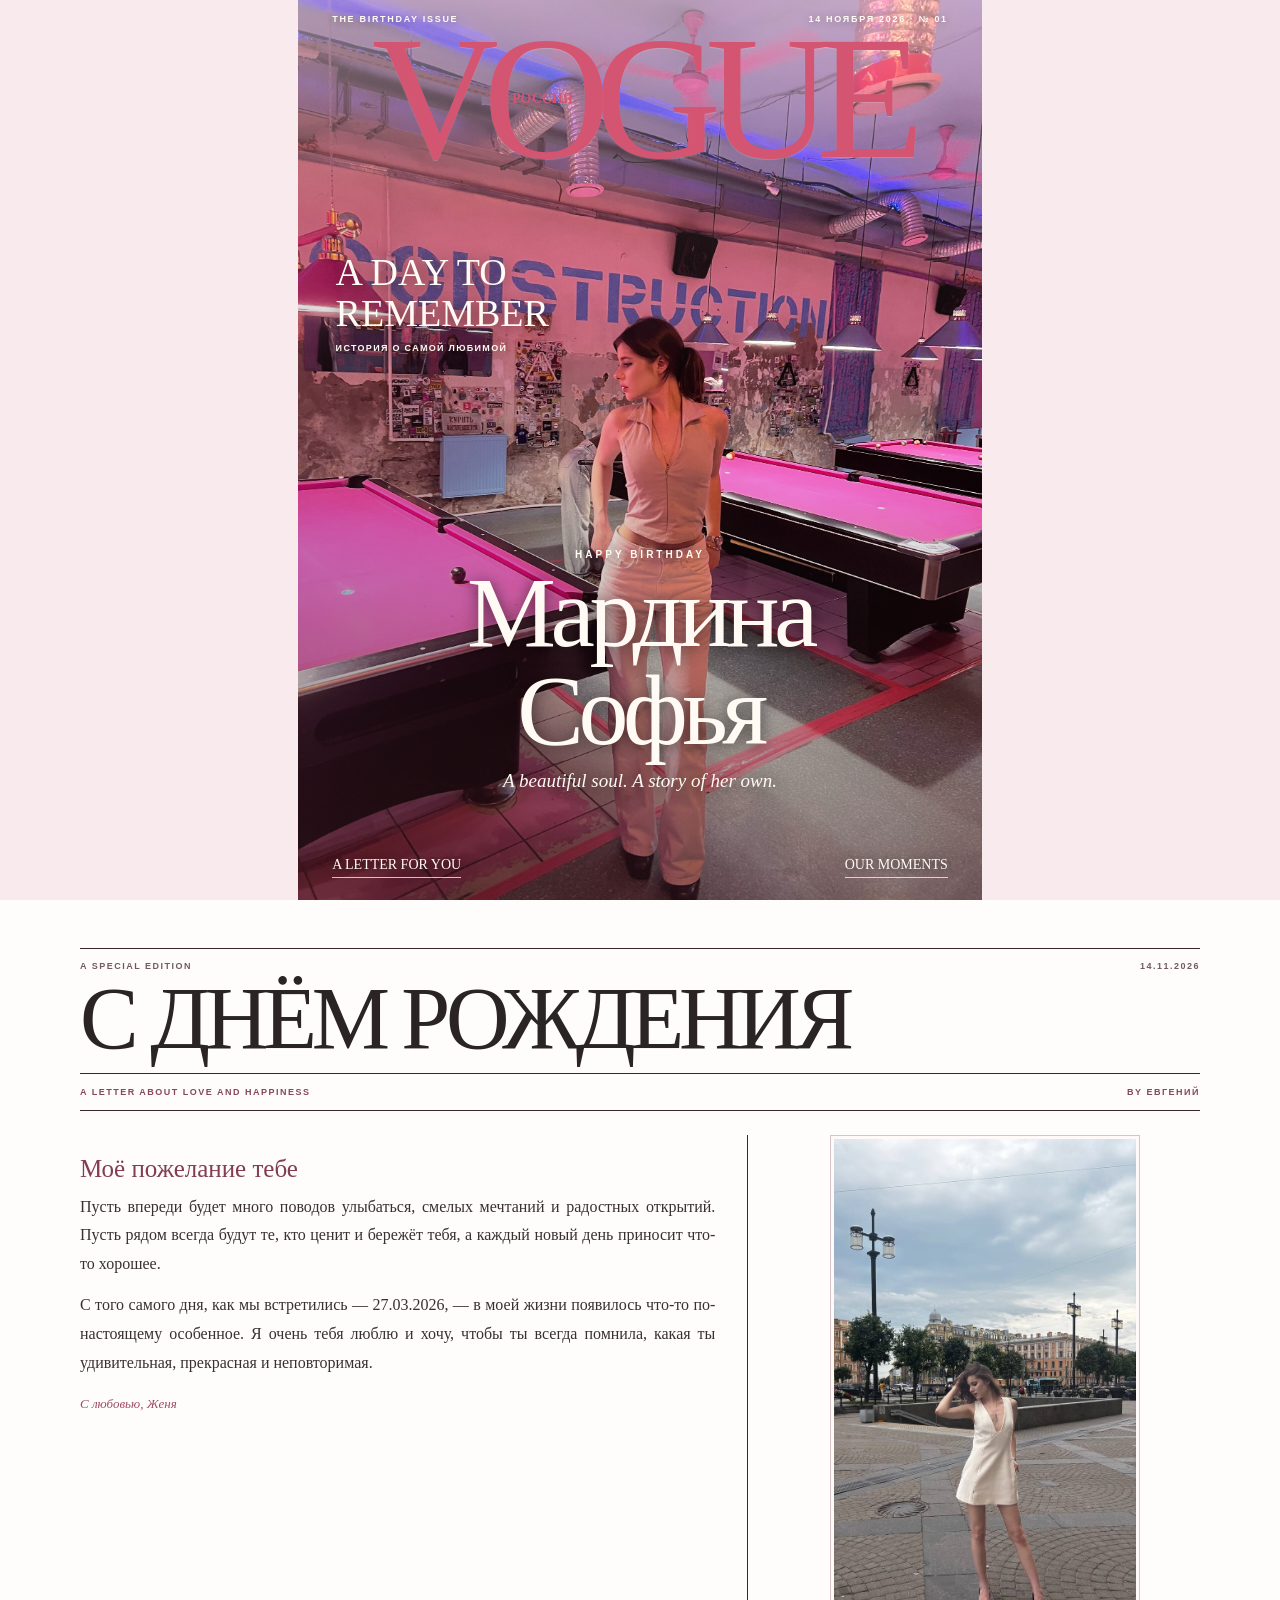
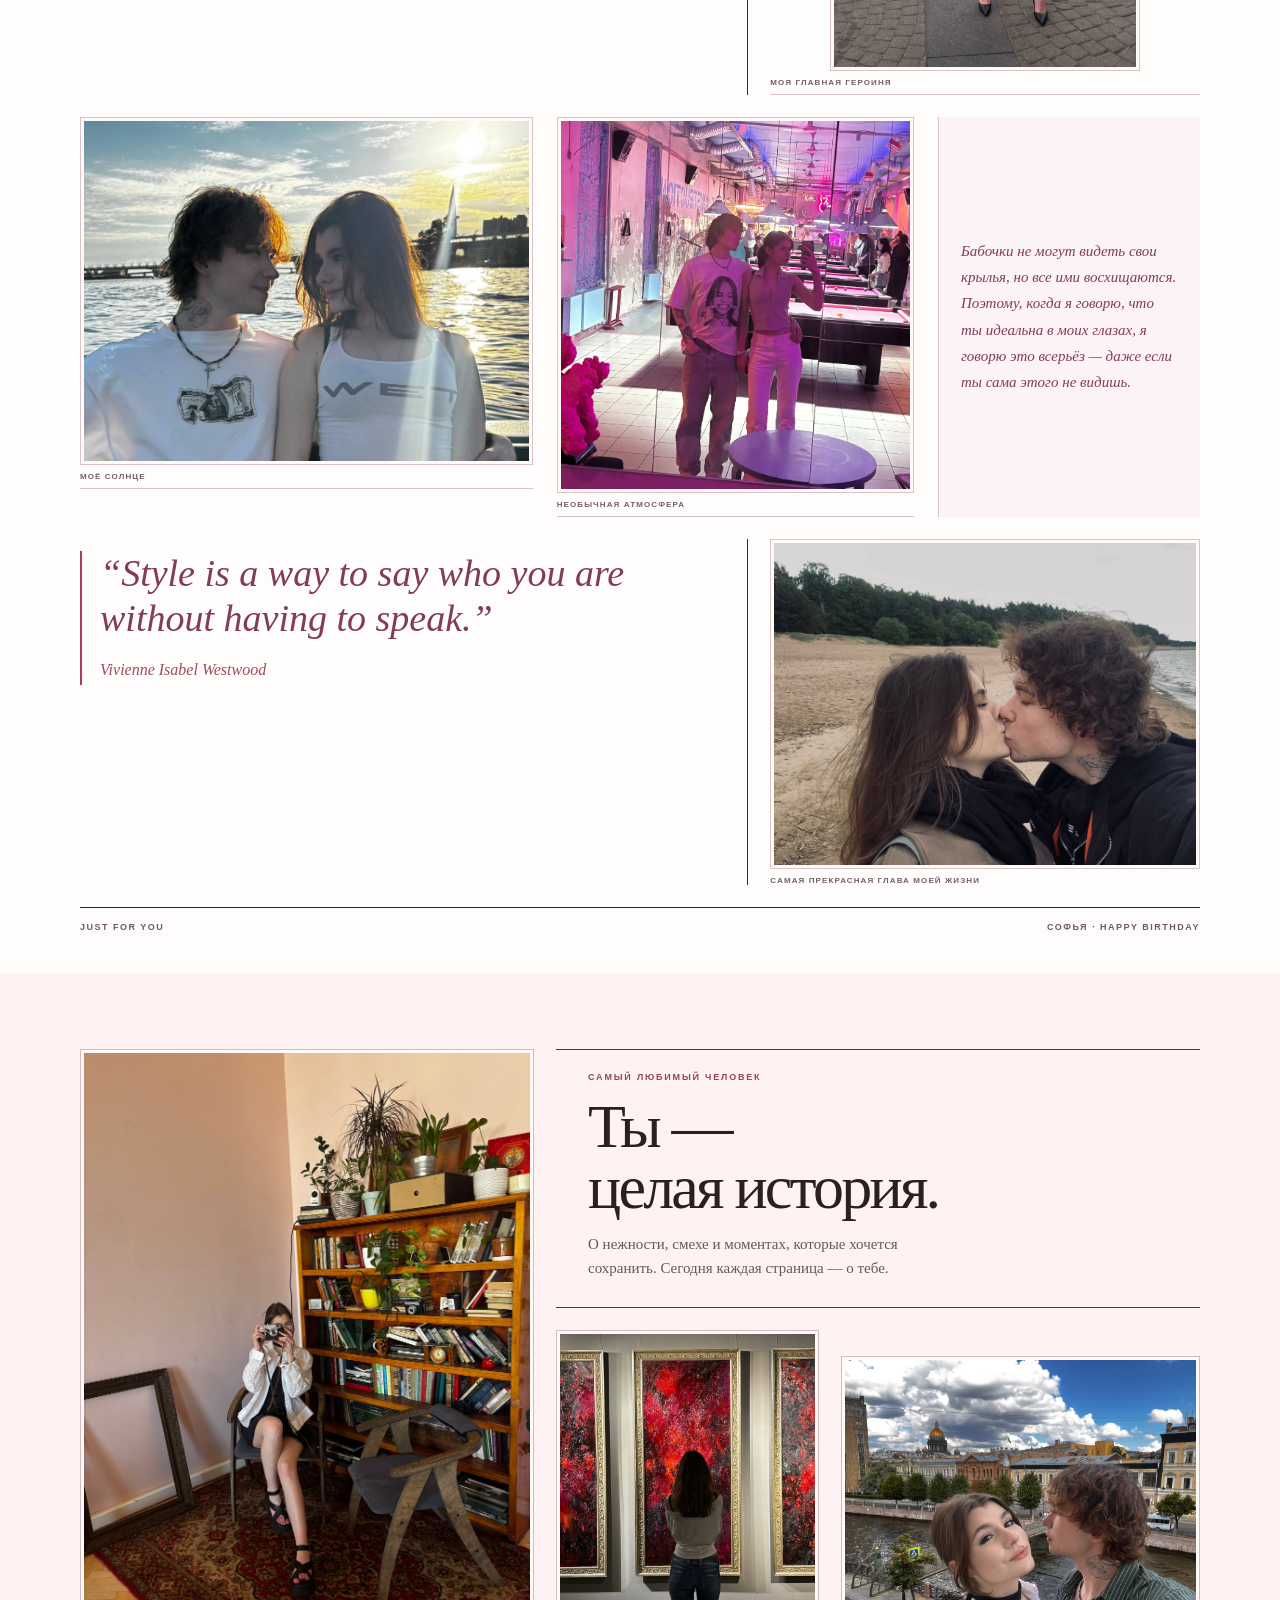
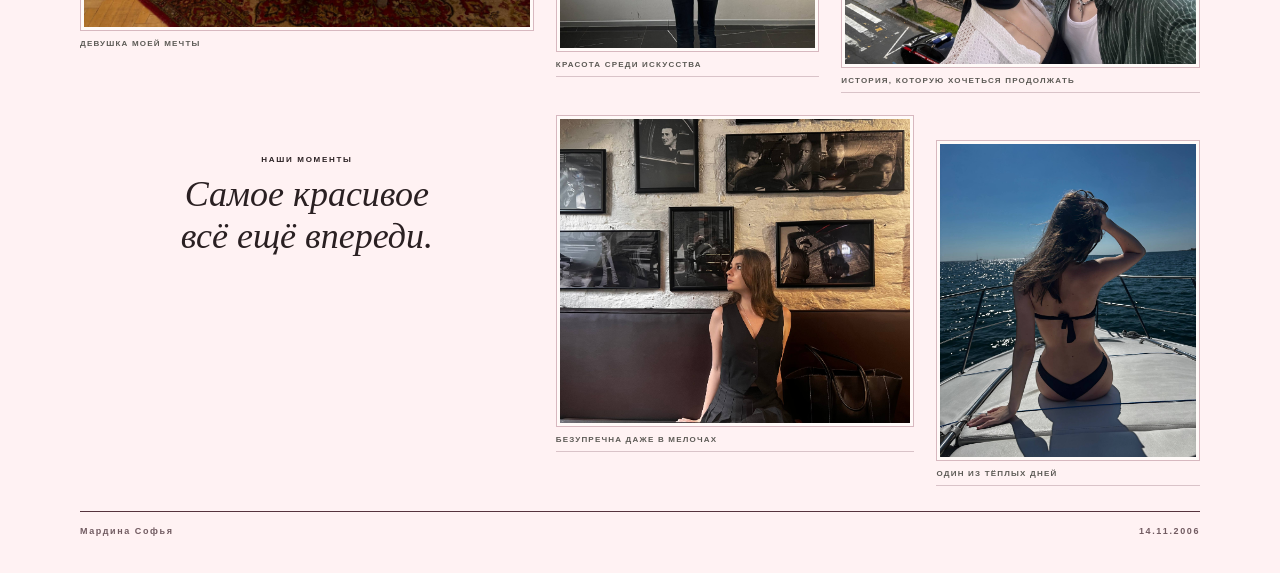
<file: index.html>
<!doctype html>
<html lang="ru">
	<head>
		<meta charset="utf-8" />
		<meta name="viewport" content="width=device-width, initial-scale=1" />
		<meta name="theme-color" content="#f3d5db" />
		<title>Happy Birthday, Сонечка!</title>
		<link rel="icon" type="image/svg+xml" href="./favicon.svg" />
		<link rel="stylesheet" href="css/style.css" />
	</head>
	<body>
		<main>
			<section class="hero" id="home">
				<figure class="hero-photo">
					<img
						src="./img/обложка.jpg"
						alt="Софья — главная героиня этого выпуска"
					/>
				</figure>
				<div class="cover-shade" aria-hidden="true"></div>
				<div class="cover-topline">
					<span>THE BIRTHDAY ISSUE</span>
					<span>14 НОЯБРЯ 2026 · № 01</span>
				</div>
				<p class="cover-masthead" aria-label="Vogue Россия">
					V<span class="cover-o"
						>O<span class="cover-country">РОССИЯ</span></span
					>GUE
				</p>
				<div class="cover-edition">
					<span>A DAY TO</span>
					<span>REMEMBER</span>
					<small>История о самой любимой</small>
				</div>
				<div class="cover-title">
					<p>HAPPY BIRTHDAY</p>
					<h1>Мардина Софья</h1>
					<span>A beautiful soul. A story of her own.</span>
				</div>
				<nav class="cover-links" aria-label="Разделы сайта">
					<a href="#letter">A LETTER FOR YOU</a>
					<a href="#photos">OUR MOMENTS</a>
				</nav>
			</section>

			<section class="letter" id="letter">
				<article class="feature-article">
					<header class="feature-header">
						<div class="feature-meta">
							<span>A SPECIAL EDITION</span>
							<time datetime="2026-11-14">14.11.2026</time>
						</div>
						<h2>С ДНЁМ РОЖДЕНИЯ</h2>
						<div class="feature-subhead">
							<span>A LETTER ABOUT LOVE AND HAPPINESS</span>
							<span>BY ЕВГЕНИЙ</span>
						</div>
					</header>

					<div class="feature-grid">
						<div class="feature-copy feature-intro">
							<h3>Моё пожелание тебе</h3>
							<p>
								Пусть впереди будет много поводов улыбаться, смелых мечтаний и
								радостных открытий. Пусть рядом всегда будут те, кто ценит и
								бережёт тебя, а каждый новый день приносит что-то хорошее.
							</p>
							<p>
								С того самого дня, как мы встретились — 27.03.2026, — в моей
								жизни появилось что-то по-настоящему особенное. Я очень тебя
								люблю и хочу, чтобы ты всегда помнила, какая ты удивительная,
								прекрасная и неповторимая.
							</p>
							<cite>С любовью, Женя</cite>
						</div>

						<figure class="feature-photo feature-photo-top">
							<img
								class="feature-image"
								src="./img/Платье.jpg"
								alt="Софья в светлом платье на городской площади"
							/>
							<figcaption>МОЯ ГЛАВНАЯ ГЕРОИНЯ</figcaption>
						</figure>

						<figure class="feature-photo feature-photo-extra">
							<img
								class="feature-image"
								src="./img/на катере.jpg"
								alt="Софья и Женя на катере на закате"
							/>
							<figcaption>МОЁ СОЛНЦЕ</figcaption>
						</figure>

						<figure class="feature-photo feature-photo-middle">
							<img
								class="feature-image"
								src="./img/pink.jpg"
								alt="Софья и Женя у моря"
							/>
							<figcaption>НЕОБЫЧНАЯ АТМОСФЕРА</figcaption>
						</figure>

						<div class="feature-copy feature-butterfly">
							<p>
								Бабочки не могут видеть свои крылья, но все ими восхищаются.
								Поэтому, когда я говорю, что ты идеальна в моих глазах, я говорю
								это всерьёз — даже если ты сама этого не видишь.
							</p>
						</div>

						<div class="feature-copy feature-closing">
							<blockquote class="feature-quote">
								<p>
									“Style is a way to say who you are without having to speak.”
								</p>
								<cite>Vivienne Isabel Westwood</cite>
							</blockquote>
						</div>

						<figure class="feature-photo feature-photo-bottom">
							<img
								class="feature-image"
								src="./img/поцелуй.jpg"
								alt="Софья и Женя целуются на берегу"
							/>
							<figcaption>САМАЯ ПРЕКРАСНАЯ ГЛАВА МОЕЙ ЖИЗНИ</figcaption>
						</figure>
					</div>

					<footer class="feature-footer">
						<span>JUST FOR YOU</span>
						<span>СОФЬЯ · HAPPY BIRTHDAY</span>
					</footer>
				</article>
			</section>

			<section class="memories" id="photos">
				<div class="editorial-wrap">
					<div
						class="editorial-grid"
						role="group"
						aria-label="Макет журнальной фотосессии"
					>
						<figure class="editorial-photo editorial-photo-main">
							<img
								class="photo-image"
								src="./img/кафе.jpg"
								alt="Софья фотографирует в уютном кафе"
							/>
							<figcaption>ДЕВУШКА МОЕЙ МЕЧТЫ</figcaption>
						</figure>

						<article class="editorial-story">
							<p class="editorial-kicker">САМЫЙ ЛЮБИМЫЙ ЧЕЛОВЕК</p>
							<h2>Ты —<br />целая история.</h2>
							<p>
								О нежности, смехе и моментах, которые хочется сохранить. Сегодня
								каждая страница — о тебе.
							</p>
						</article>

						<figure class="editorial-photo editorial-photo-portrait">
							<img
								class="photo-image"
								src="./img/карины.jpg"
								alt="Софья рассматривает картины в галерее"
							/>
							<figcaption>КРАСОТА СРЕДИ ИСКУССТВА</figcaption>
						</figure>

						<figure class="editorial-photo editorial-photo-detail">
							<img
								class="photo-image"
								src="./img/на балконе.jpg"
								alt="Софья и Женя вместе на балконе"
							/>
							<figcaption>ИСТОРИЯ, КОТОРУЮ ХОЧЕТЬСЯ ПРОДОЛЖАТЬ</figcaption>
						</figure>

						<div class="editorial-quote">
							<span>НАШИ МОМЕНТЫ</span>
							<p>Самое красивое<br />всё ещё впереди.</p>
						
						</div>

						<figure class="editorial-photo editorial-photo-wide">
							<img
								class="photo-image"
								src="./img/в заведении.jpg"
								alt="Софья в чёрном образе в заведении"
							/>
							<figcaption>БЕЗУПРЕЧНА ДАЖЕ В МЕЛОЧАХ</figcaption>
						</figure>

						<figure class="editorial-photo editorial-photo-small">
							<img
								class="photo-image"
								src="./img/яхта.jpg"
								alt="Софья отдыхает на яхте"
							/>
							<figcaption>ОДИН ИЗ ТЁПЛЫХ ДНЕЙ</figcaption>
						</figure>
					</div>

					<footer class="editorial-footer">
						<span>Мардина Софья</span>
						<span>14.11.2006</span>
					</footer>
				</div>
			</section>
		</main>
	</body>
</html>
</file>
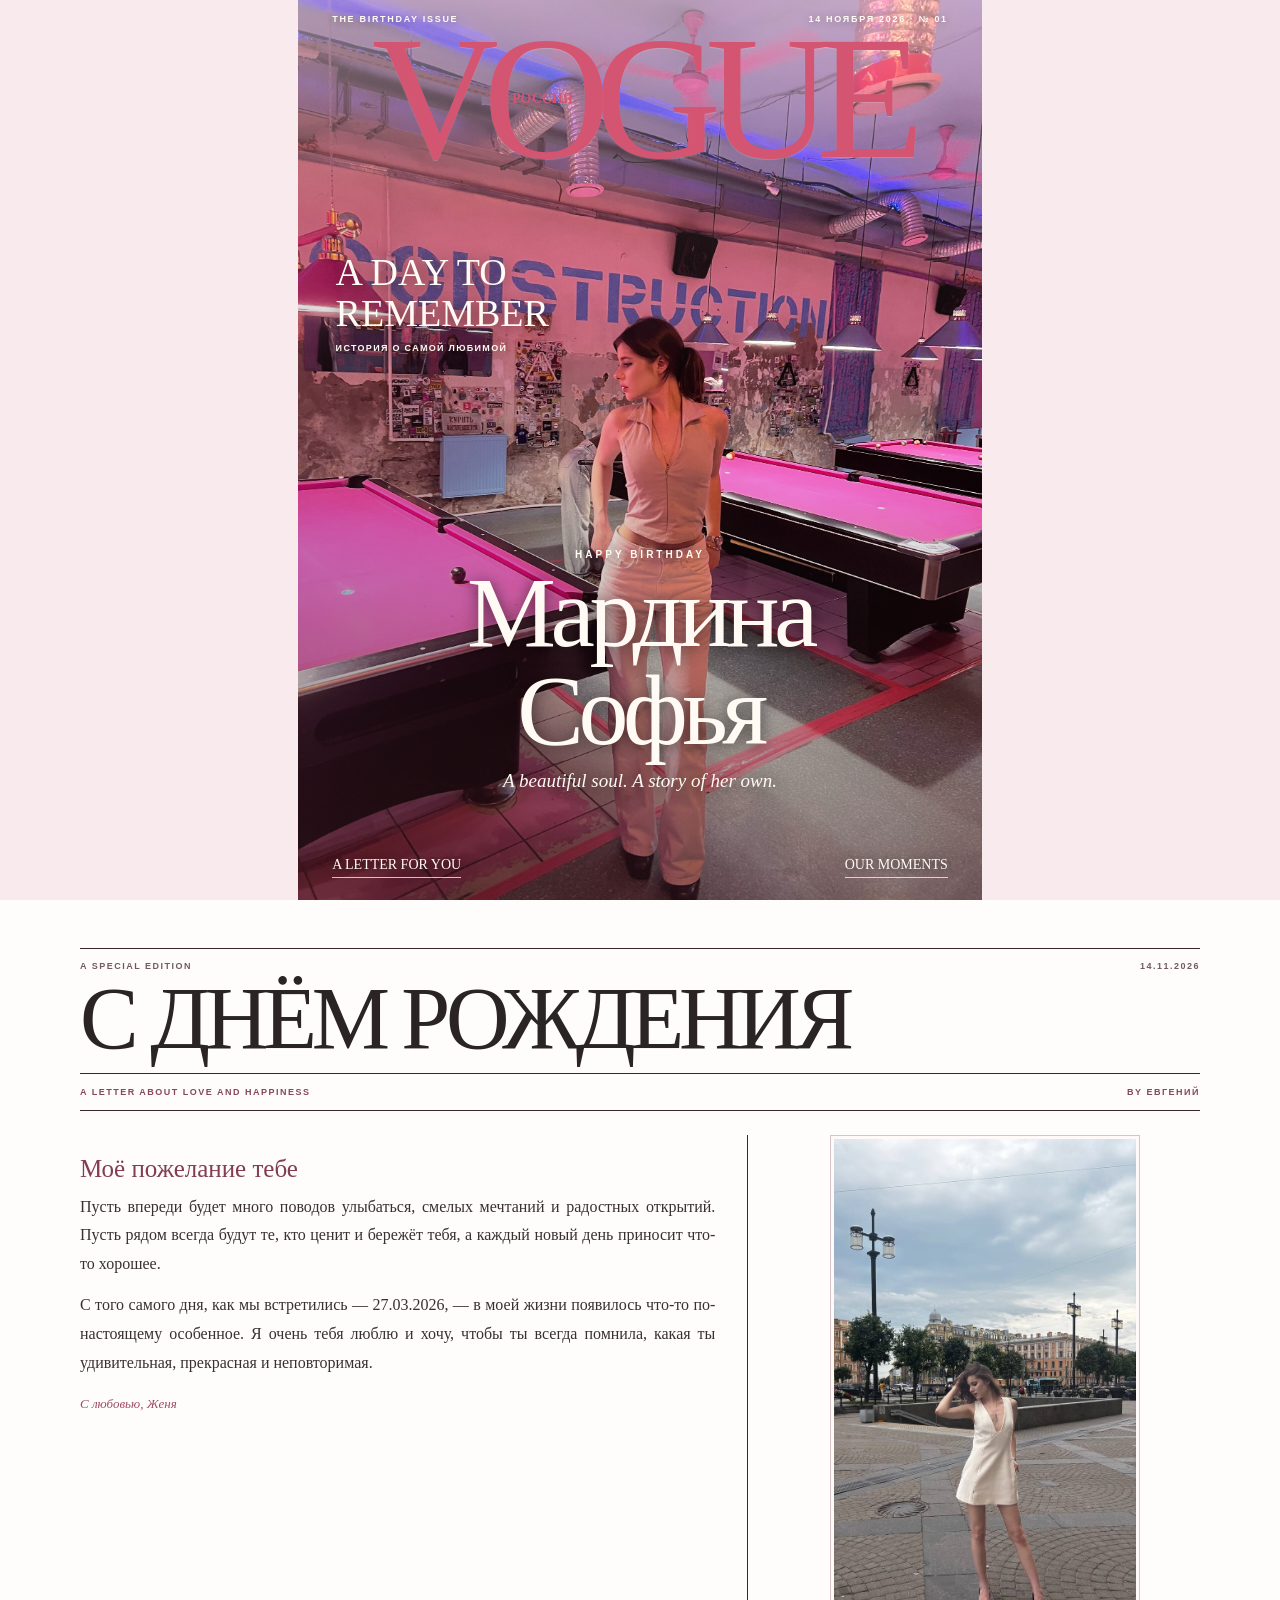
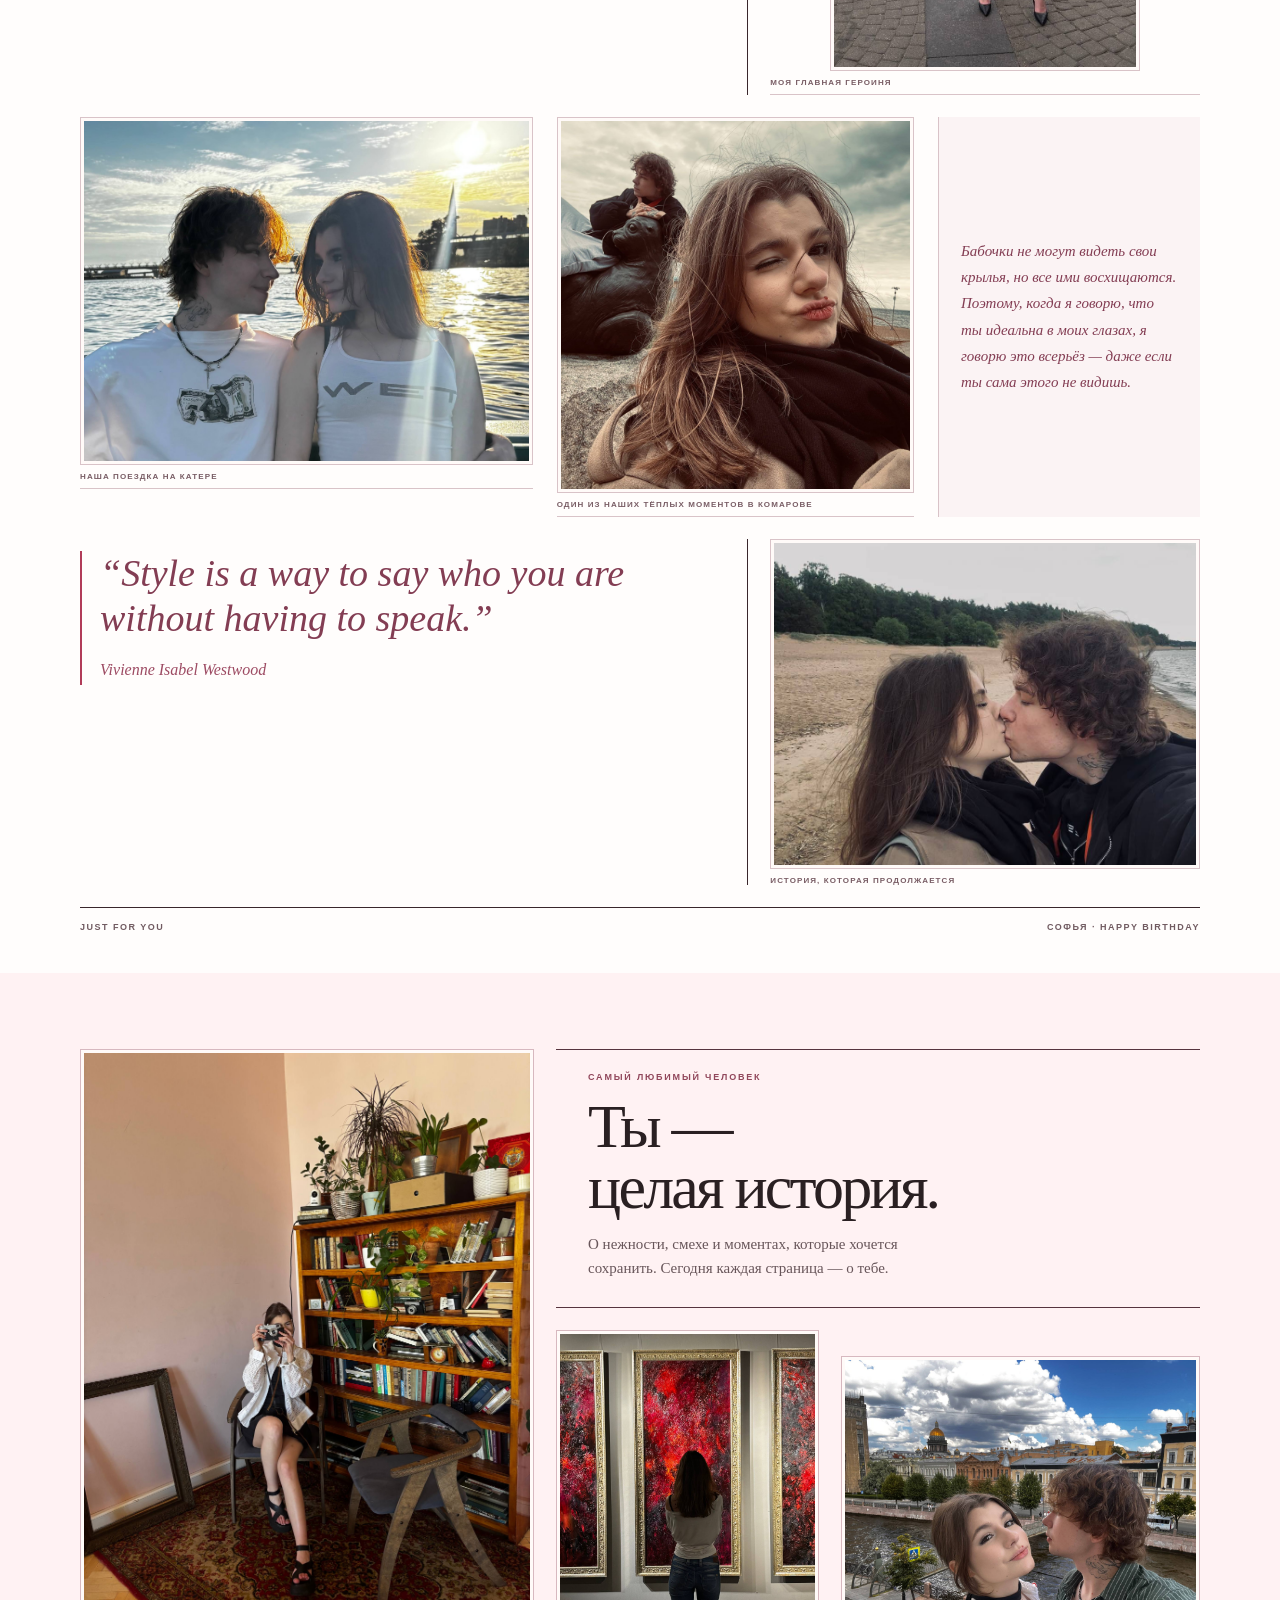
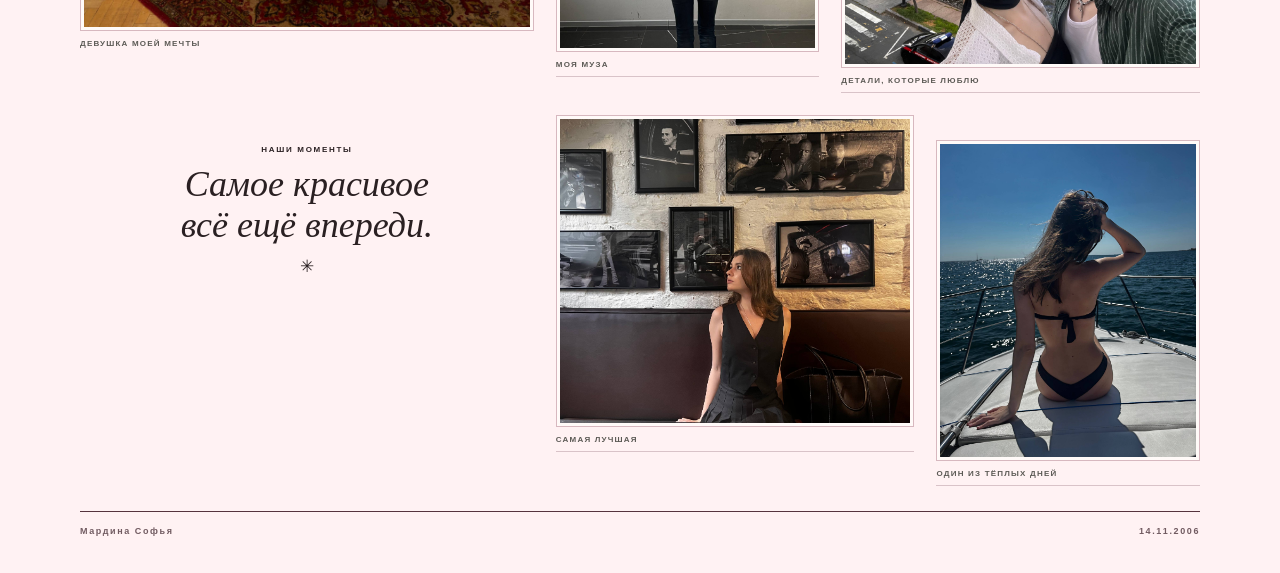
<file: Поздравлене/index.html>
<!doctype html>
<html lang="ru">
	<head>
		<meta charset="utf-8" />
		<meta name="viewport" content="width=device-width, initial-scale=1" />
		<meta name="theme-color" content="#f3d5db" />
		<title>Happy Birthday, Софья!</title>
		<link rel="stylesheet" href="css/style.css" />
	</head>
	<body>
		<main>
			<section class="hero" id="home">
				<figure class="hero-photo">
					<img
						src="./img/обложка.jpg"
						alt="Софья — главная героиня этого выпуска"
					/>
				</figure>
				<div class="cover-shade" aria-hidden="true"></div>
				<div class="cover-topline">
					<span>THE BIRTHDAY ISSUE</span>
					<span>14 НОЯБРЯ 2026 · № 01</span>
				</div>
				<p class="cover-masthead" aria-label="Vogue Россия">
					V<span class="cover-o"
						>O<span class="cover-country">РОССИЯ</span></span
					>GUE
				</p>
				<div class="cover-edition">
					<span>A DAY TO</span>
					<span>REMEMBER</span>
					<small>История о самой любимой</small>
				</div>
				<div class="cover-title">
					<p>HAPPY BIRTHDAY</p>
					<h1>Мардина Софья</h1>
					<span>A beautiful soul. A story of her own.</span>
				</div>
				<nav class="cover-links" aria-label="Разделы сайта">
					<a href="#letter">A LETTER FOR YOU</a>
					<a href="#photos">OUR MOMENTS</a>
				</nav>
			</section>

			<section class="letter" id="letter">
				<article class="feature-article">
					<header class="feature-header">
						<div class="feature-meta">
							<span>A SPECIAL EDITION</span>
							<time datetime="2026-11-14">14.11.2026</time>
						</div>
						<h2>С ДНЁМ РОЖДЕНИЯ</h2>
						<div class="feature-subhead">
							<span>A LETTER ABOUT LOVE AND HAPPINESS</span>
							<span>BY ЕВГЕНИЙ</span>
						</div>
					</header>

					<div class="feature-grid">
						<div class="feature-copy feature-intro">
							<h3>Моё пожелание тебе</h3>
							<p>
								Пусть впереди будет много поводов улыбаться, смелых мечтаний и
								радостных открытий. Пусть рядом всегда будут те, кто ценит и
								бережёт тебя, а каждый новый день приносит что-то хорошее.
							</p>
							<p>
								С того самого дня, как мы встретились — 27.03.2026, — в моей
								жизни появилось что-то по-настоящему особенное. Я очень тебя
								люблю и хочу, чтобы ты всегда помнила, какая ты удивительная,
								прекрасная и неповторимая.
							</p>
							<cite>С любовью, Женя</cite>
						</div>

						<figure class="feature-photo feature-photo-top">
							<img
								class="feature-image"
								src="./img/Платье.jpg"
								alt="Софья в светлом платье на городской площади"
							/>
							<figcaption>МОЯ ГЛАВНАЯ ГЕРОИНЯ</figcaption>
						</figure>

						<figure class="feature-photo feature-photo-extra">
							<img
								class="feature-image"
								src="./img/на катере.jpg"
								alt="Софья и Женя на катере на закате"
							/>
							<figcaption>НАША ПОЕЗДКА НА КАТЕРЕ</figcaption>
						</figure>

						<figure class="feature-photo feature-photo-middle">
							<img
								class="feature-image"
								src="./img/комарова.jpg"
								alt="Софья и Женя у моря"
							/>
							<figcaption>ОДИН ИЗ НАШИХ ТЁПЛЫХ МОМЕНТОВ В КОМАРОВЕ</figcaption>
						</figure>

						<div class="feature-copy feature-butterfly">
							<p>
								Бабочки не могут видеть свои крылья, но все ими восхищаются.
								Поэтому, когда я говорю, что ты идеальна в моих глазах, я говорю
								это всерьёз — даже если ты сама этого не видишь.
							</p>
						</div>

						<div class="feature-copy feature-closing">
							<blockquote class="feature-quote">
								<p>
									“Style is a way to say who you are without having to speak.”
								</p>
								<cite>Vivienne Isabel Westwood</cite>
							</blockquote>
						</div>

						<figure class="feature-photo feature-photo-bottom">
							<img
								class="feature-image"
								src="./img/поцелуй.jpg"
								alt="Софья и Женя целуются на берегу"
							/>
							<figcaption>ИСТОРИЯ, КОТОРАЯ ПРОДОЛЖАЕТСЯ</figcaption>
						</figure>
					</div>

					<footer class="feature-footer">
						<span>JUST FOR YOU</span>
						<span>СОФЬЯ · HAPPY BIRTHDAY</span>
					</footer>
				</article>
			</section>

			<section class="memories" id="photos">
				<div class="editorial-wrap">
					<div
						class="editorial-grid"
						role="group"
						aria-label="Макет журнальной фотосессии"
					>
						<figure class="editorial-photo editorial-photo-main">
							<img
								class="photo-image"
								src="./img/кафе.jpg"
								alt="Софья фотографирует в уютном кафе"
							/>
							<figcaption>ДЕВУШКА МОЕЙ МЕЧТЫ</figcaption>
						</figure>

						<article class="editorial-story">
							<p class="editorial-kicker">САМЫЙ ЛЮБИМЫЙ ЧЕЛОВЕК</p>
							<h2>Ты —<br />целая история.</h2>
							<p>
								О нежности, смехе и моментах, которые хочется сохранить. Сегодня
								каждая страница — о тебе.
							</p>
						</article>

						<figure class="editorial-photo editorial-photo-portrait">
							<img
								class="photo-image"
								src="./img/карины.jpg"
								alt="Софья рассматривает картины в галерее"
							/>
							<figcaption>МОЯ МУЗА</figcaption>
						</figure>

						<figure class="editorial-photo editorial-photo-detail">
							<img
								class="photo-image"
								src="./img/на балконе.jpg"
								alt="Софья и Женя вместе на балконе"
							/>
							<figcaption>ДЕТАЛИ, КОТОРЫЕ ЛЮБЛЮ</figcaption>
						</figure>

						<div class="editorial-quote">
							<span>НАШИ МОМЕНТЫ</span>
							<p>Самое красивое<br />всё ещё впереди.</p>
							<i aria-hidden="true">✳</i>
						</div>

						<figure class="editorial-photo editorial-photo-wide">
							<img
								class="photo-image"
								src="./img/в заведении.jpg"
								alt="Софья в чёрном образе в заведении"
							/>
							<figcaption>САМАЯ ЛУЧШАЯ</figcaption>
						</figure>

						<figure class="editorial-photo editorial-photo-small">
							<img
								class="photo-image"
								src="./img/яхта.jpg"
								alt="Софья отдыхает на яхте"
							/>
							<figcaption>ОДИН ИЗ ТЁПЛЫХ ДНЕЙ</figcaption>
						</figure>
					</div>

					<footer class="editorial-footer">
						<span>Мардина Софья</span>
						<span>14.11.2006</span>
					</footer>
				</div>
			</section>
		</main>
	</body>
</html>
</file>
<file: css/style.css>
* { box-sizing: border-box; }

body {
	margin: 0;
	background: #f8eaed;
}

:root {
	--forest: #61333f;
	--forest-soft: #844752;
	--paper: #f8eaed;
	--ink: #38272a;
	--muted: #78666a;
	--coral: #b13c59;
	--tiffany: #f3d5db;
	--tiffany-soft: #fff0f1;
	--tiffany-line: #d89aa8;
	--dusty-rose: #d8a6aa;
	font-family: 'DM Sans', 'Segoe UI', sans-serif;
	color: var(--ink);
	background: var(--paper);
	scroll-behavior: smooth;
}


a { color: inherit; }

h1,
h2 {
	margin: 0;
	font-family: 'Playfair Display', Georgia, serif;
	font-weight: 500;
}

.eyebrow {
	margin: 0 0 22px;
	display: flex;
	align-items: center;
	gap: 10px;
	font-size: 11px;
	font-weight: 700;
	letter-spacing: 1.4px;
	text-transform: uppercase;
}

.eyebrow > span { width: 20px; height: 2px; background: var(--coral); }

.hero {
	position: relative;
	width: min(100%, 76vh);
	height: min(100svh, 1100px);
	min-height: 620px;
	margin: 0 auto;
	overflow: hidden;
	color: #fffaf3;
	background: #281f21;
}

.hero-photo {
	position: absolute;
	inset: 0;
	margin: 0;
}

.hero-photo img {
	width: 100%;
	height: 100%;
	display: block;
	object-fit: cover;
	object-position: center 42%;
}

.hero {
	background:
		radial-gradient(ellipse at 50% 38%, rgba(232, 151, 168, 0.45), transparent 58%),
		linear-gradient(145deg, #f4dce1, #d8a6ae 54%, #764854);
}

.cover-shade {
	position: absolute;
	inset: 0;
	background:
		linear-gradient(180deg, rgba(255, 236, 239, 0.5) 0%, rgba(255, 236, 239, 0.08) 24%, transparent 45%, rgba(40, 20, 28, 0.48) 100%),
		linear-gradient(90deg, rgba(82, 36, 50, 0.18), transparent 70%);
	pointer-events: none;
}

.cover-topline {
	position: absolute;
	top: 14px;
	right: 5%;
	left: 5%;
	display: flex;
	justify-content: space-between;
	gap: 16px;
	font-size: 9px;
	font-weight: 700;
	letter-spacing: 1.7px;
	text-shadow: 0 1px 8px rgba(0, 0, 0, 0.35);
}

.cover-masthead {
	position: absolute;
	top: 1.5%;
	right: 0;
	left: 0;
	margin: 0;
	color: #d45572;
	font-family: 'Bodoni MT', Didot, 'Playfair Display', Georgia, serif;
	font-size: clamp(90px, 18vw, 176px);
	font-weight: 500;
	letter-spacing: -0.09em;
	line-height: 0.95;
	text-align: center;
	text-shadow: 0 1px 1px rgba(255, 239, 228, 0.2);
}

.cover-o {
	position: relative;
	display: inline-block;
}

.cover-country {
	position: absolute;
	top: 51%;
	left: calc(50% + 4px);
	color: #d45572;
	font-family: 'Bodoni MT', Didot, 'Playfair Display', Georgia, serif;
	font-size: clamp(8px, 1.1vw, 14px);
	font-weight: 600;
	letter-spacing: 0;
	line-height: 1;
	text-shadow: none;
	transform: translate(-50%, -50%);
}

.cover-edition {
	position: absolute;
	top: 28%;
	left: 5.5%;
	display: flex;
	flex-direction: column;
	color: #fffaf3;
	font-family: 'Playfair Display', Georgia, serif;
	font-size: clamp(22px, 3vw, 38px);
	line-height: 1.08;
	text-shadow: 0 2px 14px rgba(0, 0, 0, 0.5);
}

.cover-edition small {
	margin-top: 10px;
	font-family: 'DM Sans', 'Segoe UI', sans-serif;
	font-size: 9px;
	font-weight: 600;
	letter-spacing: 1.3px;
	text-transform: uppercase;
}

.cover-title {
	position: absolute;
	right: 6%;
	bottom: 12%;
	left: 6%;
	text-align: center;
	text-shadow: 0 2px 16px rgba(0, 0, 0, 0.6);
}

.cover-title > p {
	margin: 0 0 4px;
	font-size: 10px;
	font-weight: 700;
	letter-spacing: 3px;
}

.cover-title h1 {
	margin: 0;
	color: #fffaf3;
	font-family: 'Bodoni MT', Didot, 'Playfair Display', Georgia, serif;
	font-size: clamp(56px, 10vw, 100px);
	font-weight: 500;
	letter-spacing: -0.055em;
	line-height: 0.98;
}

.cover-title > span {
	margin-top: 10px;
	display: inline-block;
	font-family: 'Playfair Display', Georgia, serif;
	font-size: clamp(14px, 2vw, 19px);
	font-style: italic;
}

.cover-links {
	position: absolute;
	right: 5%;
	bottom: 22px;
	left: 5%;
	display: flex;
	justify-content: space-between;
	gap: 18px;
}

.cover-links a {
	padding-bottom: 4px;
	border-bottom: 1px solid rgba(255, 250, 243, 0.75);
	font-family: 'Playfair Display', Georgia, serif;
	font-size: 14px;
	text-decoration: none;
	text-shadow: 0 1px 8px rgba(0, 0, 0, 0.5);
}

.cover-links a:focus-visible {
	outline: 2px solid #fffaf3;
	outline-offset: 4px;
}

.section-wrap { width: min(100% - 48px, 1020px); margin: 0 auto; }

.letter {
	padding: 48px 0 28px;
	color: #2a2022;
	background: #fffdfc;
}

.feature-article {
	width: min(100% - 64px, 1120px);
	margin: 0 auto;
}

.feature-header {
	border-top: 1px solid #39262b;
}

.feature-meta,
.feature-subhead,
.feature-footer {
	display: flex;
	align-items: center;
	justify-content: space-between;
	gap: 16px;
	font-size: 9px;
	font-weight: 700;
	letter-spacing: 1.5px;
}

.feature-meta {
	min-height: 34px;
	color: #715b61;
}

.feature-meta time { font: inherit; }

.feature-header h2 {
	margin: 0;
	color: #2b2425;
	font-family: 'Playfair Display', 'Bodoni MT', Didot, Georgia, serif;
	font-size: clamp(48px, 8vw, 88px);
	font-weight: 400;
	letter-spacing: -0.06em;
	line-height: 0.82;
}

.feature-subhead {
	min-height: 38px;
	margin-top: 18px;
	border-top: 1px solid #39262b;
	border-bottom: 1px solid #39262b;
	color: #88465a;
}

.feature-grid {
	padding: 24px 0 22px;
	display: grid;
	grid-template-columns: repeat(12, minmax(0, 1fr));
	grid-template-rows: auto auto auto;
	gap: 22px 24px;
	align-items: start;
}

.feature-copy {
	color: #393033;
	font-family: 'Playfair Display', Georgia, serif;
	font-size: 16px;
	line-height: 1.8;
	text-align: justify;
}

.feature-copy p { margin: 0 0 12px; }

.feature-intro h3 {
	margin: 20px 0 10px;
	color: #833d53;
	font-family: 'Playfair Display', Georgia, serif;
	font-size: 25px;
	font-weight: 500;
	line-height: 1.1;
}

.feature-intro cite {
	color: #9d4b63;
	font-size: 13px;
}

.feature-intro {
	grid-column: 1 / span 7;
	grid-row: 1;
	padding: 0 8px 0 0;
}

.feature-photo {
	min-width: 0;
	margin: 0;
}

.feature-photo-top {
	grid-column: 8 / span 5;
	grid-row: 1;
	padding-left: 22px;
	border-left: 1px solid #39262b;
}

.feature-placeholder {
	min-height: 180px;
	aspect-ratio: 1.3;
	display: flex;
	flex-direction: column;
	align-items: center;
	justify-content: center;
	gap: 10px;
	border: 1px solid #d9c3c8;
	background:
		linear-gradient(45deg, transparent 49.8%, rgba(153, 81, 103, 0.1) 50%, transparent 50.2%),
		linear-gradient(-45deg, transparent 49.8%, rgba(153, 81, 103, 0.1) 50%, transparent 50.2%),
		#f5e9eb;
	color: #906c76;
	text-align: center;
}

.feature-image {
	width: 100%;
	height: auto;
	display: block;
	margin-inline: auto;
	padding: 3px;
	border: 1px solid #d9c3c8;
	background: #fffaf8;
}

.feature-photo-top .feature-image { width: min(82%, 310px); }
.feature-photo-extra .feature-image {
	aspect-ratio: 1.3;
	object-fit: cover;
}
.feature-photo-middle .feature-image {
	aspect-ratio: 0.95;
	object-fit: cover;
}
.feature-photo-bottom .feature-image {
	aspect-ratio: 1.3;
	object-fit: cover;
}

.feature-placeholder span:first-child {
	font-family: 'Playfair Display', Georgia, serif;
	font-size: 32px;
	font-style: italic;
}

.feature-placeholder span:last-child {
	font-size: 8px;
	font-weight: 700;
	letter-spacing: 1.5px;
}

.feature-photo figcaption {
	padding-top: 7px;
	color: #795d65;
	font-size: 8px;
	font-weight: 700;
	letter-spacing: 1.1px;
}

.feature-photo-top figcaption {
	padding-bottom: 7px;
	border-bottom: 1px solid #d9c3c8;
}

.feature-photo-extra figcaption,
.feature-photo-middle figcaption {
	padding-bottom: 7px;
	border-bottom: 1px solid #d9c3c8;
}

.feature-photo-extra {
	grid-column: 1 / span 5;
	grid-row: 2;
}

.feature-photo-middle {
	grid-column: 6 / span 4;
	grid-row: 2;
}

.feature-photo-middle .feature-placeholder { aspect-ratio: 0.95; }

.feature-butterfly {
	grid-column: 10 / span 3;
	grid-row: 2;
	align-self: stretch;
	display: flex;
	align-items: center;
	padding: 22px;
	border-left: 1px solid #d9c3c8;
	background: #fbf3f4;
	color: #833d53;
	font-family: 'Playfair Display', 'Bodoni MT', Didot, Georgia, serif;
	font-size: 15px;
	font-style: italic;
	line-height: 1.75;
	text-align: left;
}

.feature-butterfly p { margin: 0; }

.feature-closing {
	grid-column: 1 / span 7;
	grid-row: 3;
	padding: 12px 20px 0 0;
}

.feature-quote {
	margin: 0;
	padding-left: 18px;
	border-left: 2px solid #b13c59;
	color: #833d53;
}

.feature-quote p {
	margin: 0 0 14px;
	font-family: 'Playfair Display', Georgia, serif;
	font-size: clamp(24px, 3.2vw, 38px);
	font-style: italic;
	line-height: 1.2;
	text-align: left;
}

.feature-quote cite {
	color: #9d4b63;
	font-family: 'Playfair Display', Georgia, serif;
	font-size: 16px;
}

.feature-photo-bottom {
	grid-column: 8 / span 5;
	grid-row: 3;
	padding-left: 22px;
	border-left: 1px solid #39262b;
}

.feature-photo-bottom .feature-placeholder { aspect-ratio: 1.7; }

.feature-footer {
	min-height: 38px;
	border-top: 1px solid #39262b;
	color: #715b61;
}

.memories {
	padding: 46px 0 24px;
	scroll-margin-top: 0;
	color: #2a2022;
	background: #fff2f3;
}

.editorial-wrap {
	width: min(100% - 64px, 1120px);
	margin: 0 auto;
}

.editorial-footer {
	display: flex;
	align-items: center;
	justify-content: space-between;
	gap: 16px;
	font-size: 9px;
	font-weight: 700;
	letter-spacing: 1.6px;
}

.editorial-grid {
	padding: 30px 0 25px;
	display: grid;
	grid-template-columns: repeat(12, minmax(0, 1fr));
	grid-template-rows: auto auto auto;
	gap: 22px;
	align-items: start;
}

.editorial-photo {
	min-width: 0;
	margin: 0;
}

.photo-placeholder {
	position: relative;
	min-height: 180px;
	display: flex;
	flex-direction: column;
	align-items: center;
	justify-content: center;
	gap: 12px;
	overflow: hidden;
	border: 1px solid #d7b8bf;
	background-color: #f1e3e4;
	background-image:
		linear-gradient(45deg, transparent 49.8%, rgba(128, 61, 81, 0.1) 50%, transparent 50.2%),
		linear-gradient(-45deg, transparent 49.8%, rgba(128, 61, 81, 0.1) 50%, transparent 50.2%);
	background-size: 100% 100%;
	color: #906c76;
	text-align: center;
}

.photo-placeholder span:first-child {
	font-family: 'Playfair Display', 'Bodoni MT', Didot, Georgia, serif;
	font-size: 34px;
	font-style: italic;
}

.photo-placeholder span:last-child {
	font-size: 8px;
	font-weight: 700;
	letter-spacing: 1.4px;
}

.photo-image {
	width: 100%;
	display: block;
	padding: 3px;
	border: 1px solid #d7b8bf;
	background: #fffaf8;
	object-fit: cover;
}

.editorial-photo figcaption {
	padding-top: 8px;
	color: #5c5a55;
	font-size: 8px;
	font-weight: 700;
	letter-spacing: 1.2px;
}

.editorial-photo-portrait figcaption,
.editorial-photo-detail figcaption,
.editorial-photo-wide figcaption,
.editorial-photo-small figcaption {
	padding-bottom: 7px;
	border-bottom: 1px solid #d9c3c8;
}

.editorial-photo-main {
	grid-column: 1 / span 5;
	grid-row: 1 / span 2;
}

.editorial-photo-main .photo-placeholder,
.editorial-photo-main .photo-image { aspect-ratio: 0.78; }

.editorial-story {
	grid-column: 6 / span 7;
	grid-row: 1;
	padding: 22px 4% 14px 5%;
	border-top: 1px solid #56343e;
	border-bottom: 1px solid #56343e;
}

.editorial-kicker {
	margin: 0 0 14px;
	color: #91475b;
	font-size: 9px;
	font-weight: 700;
	letter-spacing: 1.8px;
}

.editorial-story h2 {
	margin: 0 0 14px;
	font-family: 'Playfair Display', 'Bodoni MT', Didot, Georgia, serif;
	font-size: clamp(38px, 5.2vw, 62px);
	font-weight: 400;
	letter-spacing: -0.045em;
	line-height: 0.98;
}

.editorial-story > p:not(.editorial-kicker) {
	max-width: 340px;
	margin: 0 0 12px;
	color: #68565a;
	font-family: 'Playfair Display', Georgia, serif;
	font-size: 15px;
	line-height: 1.65;
}

.editorial-byline {
	font-size: 9px;
	font-style: italic;
	letter-spacing: 0.6px;
}

.editorial-photo-portrait {
	grid-column: 6 / span 3;
	grid-row: 2;
}

.editorial-photo-portrait .photo-placeholder,
.editorial-photo-portrait .photo-image { aspect-ratio: 0.82; }

.editorial-photo-detail {
	grid-column: 9 / span 4;
	grid-row: 2;
	margin-top: 26px;
}

.editorial-photo-detail .photo-placeholder,
.editorial-photo-detail .photo-image { aspect-ratio: 1.15; }

.editorial-quote {
	grid-column: 1 / span 5;
	grid-row: 3;
	min-height: 180px;
	padding: 20px 10% 8px;
	display: flex;
	flex-direction: column;
	align-items: center;
	justify-content: center;
	text-align: center;
}

.editorial-quote > span {
	font-size: 8px;
	font-weight: 700;
	letter-spacing: 1.7px;
}

.editorial-quote p {
	margin: 10px 0;
	font-family: 'Playfair Display', 'Bodoni MT', Didot, Georgia, serif;
	font-size: clamp(24px, 3vw, 36px);
	font-style: italic;
	line-height: 1.15;
}

.editorial-quote i {
	font-size: 17px;
	font-style: normal;
}

.editorial-photo-wide {
	grid-column: 6 / span 4;
	grid-row: 3;
}

.editorial-photo-wide .photo-placeholder { aspect-ratio: 1.15; }
.editorial-photo-wide .photo-image {
	aspect-ratio: 1.15;
	object-fit: cover;
}

.editorial-photo-small {
	grid-column: 10 / span 3;
	grid-row: 3;
	margin-top: 25px;
}

.editorial-photo-small .photo-placeholder,
.editorial-photo-small .photo-image { aspect-ratio: 0.82; }

.editorial-footer {
	min-height: 38px;
	border-top: 1px solid #56343e;
	color: #715b61;
}

@media (min-width: 761px) and (max-width: 900px) {
	.hero {
		width: min(100%, 76vh);
		height: min(100svh, 1100px);
		min-height: 620px;
	}

	.section-wrap { width: min(100% - 56px, 1020px); }
	.feature-article { width: min(100% - 48px, 1120px); }
	.feature-grid { column-gap: 18px; }
	.feature-copy { font-size: 15px; }
	.feature-butterfly { grid-column: 1 / span 12; grid-row: 3; min-height: 130px; }
	.feature-closing { grid-row: 4; }
	.feature-photo-bottom { grid-row: 4; }
	.feature-photo-bottom .feature-placeholder { width: 100%; }
	.editorial-wrap { width: min(100% - 48px, 1120px); }
	.editorial-story { padding: 16px 3% 12px; }
	.editorial-story h2 { font-size: 42px; }
}

@media (max-width: 760px) {
	.hero { width: 100%; height: min(100svh, 920px); min-height: 620px; }
	.cover-masthead { top: 3%; font-size: clamp(82px, 19vw, 132px); }
	.cover-edition { top: 27%; left: 6%; font-size: clamp(22px, 6vw, 34px); }
	.cover-edition small { font-size: 8px; }
	.cover-title { bottom: 12%; }
	.letter { padding: 32px 0 20px; }
	.feature-article { width: min(100% - 40px, 620px); }
	.feature-meta, .feature-subhead, .feature-footer { font-size: 8px; letter-spacing: 0.9px; }
	.feature-header h2 { font-size: clamp(50px, 10vw, 74px); }
	.feature-grid { grid-template-columns: repeat(6, minmax(0, 1fr)); gap: 18px 16px; padding: 20px 0; }
	.feature-copy { font-size: 14px; line-height: 1.7; }
	.feature-intro { grid-column: 1 / span 4; grid-row: 1; padding: 0; }
	.feature-photo-top { grid-column: 5 / span 2; grid-row: 1; padding-left: 12px; }
	.feature-photo-extra { grid-column: 1 / span 3; grid-row: 2; }
	.feature-photo-middle { grid-column: 4 / span 3; grid-row: 2; }
	.feature-butterfly { grid-column: 1 / span 6; grid-row: 3; min-height: 150px; }
	.feature-intro h3 { font-size: 23px; }
	.feature-closing { grid-column: 1 / span 4; grid-row: 4; padding: 8px 0 0; }
	.feature-photo-bottom { grid-column: 5 / span 2; grid-row: 4; padding-left: 12px; }
	.feature-placeholder { min-height: 120px; }
	.feature-photo-top .feature-placeholder, .feature-photo-bottom .feature-placeholder { aspect-ratio: 0.82; }
	.memories { padding-top: 30px; }
	.editorial-wrap { width: min(100% - 40px, 620px); }
	.editorial-footer { font-size: 8px; letter-spacing: 1px; }
	.editorial-grid { grid-template-columns: repeat(6, minmax(0, 1fr)); gap: 16px; padding-top: 22px; }
	.editorial-photo-main { grid-column: 1 / span 3; grid-row: 1 / span 2; }
	.editorial-story { grid-column: 4 / span 3; grid-row: 1; padding: 12px 0; }
	.editorial-story h2 { font-size: clamp(32px, 6vw, 42px); }
	.editorial-kicker { font-size: 8px; }
	.editorial-story > p:not(.editorial-kicker) { font-size: 14px; }
	.editorial-photo-portrait { grid-column: 4 / span 3; grid-row: 2; }
	.editorial-photo-detail { grid-column: 1 / span 3; grid-row: 3; margin-top: 0; }
	.editorial-quote { grid-column: 4 / span 3; grid-row: 3; min-height: 150px; padding-inline: 0; }
	.editorial-quote p { font-size: 27px; }
	.editorial-photo-wide { grid-column: 1 / span 4; grid-row: 4; }
	.editorial-photo-small { grid-column: 5 / span 2; grid-row: 4; width: 100%; margin: 0; }
	.photo-placeholder { min-height: 140px; }
	.editorial-photo-detail .photo-placeholder,
	.editorial-photo-detail .photo-image { min-height: 110px; }
}

@media (min-width: 601px) and (max-width: 760px) {
	.feature-intro { grid-column: 1 / span 6; grid-row: 1; }
	.feature-photo-top { grid-column: 1 / span 6; grid-row: 2; padding: 0; border: 0; }
	.feature-photo-extra { grid-column: 1 / span 3; grid-row: 3; }
	.feature-photo-middle { grid-column: 4 / span 3; grid-row: 3; }
	.feature-butterfly { grid-column: 1 / span 6; grid-row: 4; }
	.feature-closing { grid-column: 1 / span 4; grid-row: 5; }
	.feature-photo-bottom { grid-column: 5 / span 2; grid-row: 5; padding-left: 12px; }
}

@media (max-width: 600px) {
	.section-wrap { width: min(100% - 36px, 1020px); }
	.hero { min-height: 620px; }
	.cover-topline { top: 12px; font-size: 7px; letter-spacing: 1.1px; }
	.cover-masthead { top: 4%; font-size: clamp(74px, 19vw, 90px); }
	.cover-edition { top: 25%; font-size: 23px; }
	.cover-title { bottom: 13%; }
	.cover-title h1 { font-size: clamp(52px, 14vw, 70px); }
	.cover-title > p { font-size: 9px; letter-spacing: 2px; }
	.cover-title > span { max-width: 260px; font-size: 14px; }
	.cover-links { bottom: 18px; gap: 12px; }
	.cover-links a { font-size: 12px; }
	.feature-article, .editorial-wrap { width: min(100% - 32px, 520px); }
	.feature-meta span { letter-spacing: 0.7px; }
	.feature-subhead { font-size: 7px; letter-spacing: 0.55px; }
	.feature-grid { grid-template-columns: repeat(2, minmax(0, 1fr)); gap: 16px; }
	.feature-copy { font-size: 15px; line-height: 1.75; }
	.feature-intro { grid-column: 1 / span 2; grid-row: 1; }
	.feature-photo-top { grid-column: 1 / span 2; grid-row: 2; padding: 0; border: 0; }
	.feature-photo-top .feature-placeholder { aspect-ratio: 1.25; }
	.feature-photo-extra { grid-column: 1 / span 2; grid-row: 3; }
	.feature-photo-extra .feature-image { aspect-ratio: 1.15; }
	.feature-photo-middle { grid-column: 1 / span 2; grid-row: 4; width: 82%; justify-self: center; }
	.feature-photo-middle .feature-placeholder { aspect-ratio: 1.15; }
	.feature-photo-middle .feature-image { aspect-ratio: 1.15; }
	.feature-intro h3 { font-size: 27px; }
	.feature-butterfly { grid-column: 1 / span 2; grid-row: 5; min-height: 0; padding: 18px; }
	.feature-closing { grid-column: 1 / span 2; grid-row: 6; padding: 0; }
	.feature-photo-bottom { grid-column: 1 / span 2; grid-row: 7; padding: 0; border: 0; }
	.feature-photo-bottom .feature-placeholder { aspect-ratio: 1.5; }
	.feature-photo-bottom .feature-image { aspect-ratio: 1.5; }
	.feature-footer { font-size: 7px; letter-spacing: 0.5px; }
	.editorial-grid { grid-template-columns: repeat(2, minmax(0, 1fr)); gap: 14px; }
	.editorial-photo-main { grid-column: 1 / span 2; grid-row: 1; }
	.editorial-photo-main .photo-placeholder,
	.editorial-photo-main .photo-image { aspect-ratio: 1.2; }
	.editorial-story { grid-column: 1 / span 2; grid-row: 2; padding: 18px 0; }
	.editorial-story h2 { font-size: 44px; }
	.editorial-photo-portrait { grid-column: 1; grid-row: 3; }
	.editorial-photo-detail { grid-column: 2; grid-row: 3; margin-top: 18px; }
	.editorial-quote { grid-column: 1 / span 2; grid-row: 4; min-height: 130px; }
	.editorial-photo-wide { grid-column: 1 / span 2; grid-row: 5; }
	.editorial-photo-wide .photo-placeholder,
	.editorial-photo-wide .photo-image { aspect-ratio: 1.2; }
	.editorial-photo-small { grid-column: 1 / span 2; grid-row: 6; width: 70%; margin: 0 auto; }
	.editorial-photo-small .photo-placeholder,
	.editorial-photo-small .photo-image { aspect-ratio: 1.2; }
	.editorial-footer { font-size: 7px; }
}

@media (prefers-reduced-motion: reduce) {
	*, *::before, *::after { scroll-behavior: auto !important; transition-duration: 0.01ms !important; }
}
</file>
<file: Поздравлене/css/style.css>
* { box-sizing: border-box; }

body {
	margin: 0;
	background: #f8eaed;
}

:root {
	--forest: #61333f;
	--forest-soft: #844752;
	--paper: #f8eaed;
	--ink: #38272a;
	--muted: #78666a;
	--coral: #b13c59;
	--tiffany: #f3d5db;
	--tiffany-soft: #fff0f1;
	--tiffany-line: #d89aa8;
	--dusty-rose: #d8a6aa;
	font-family: 'DM Sans', 'Segoe UI', sans-serif;
	color: var(--ink);
	background: var(--paper);
	scroll-behavior: smooth;
}


a { color: inherit; }

h1,
h2 {
	margin: 0;
	font-family: 'Playfair Display', Georgia, serif;
	font-weight: 500;
}

.eyebrow {
	margin: 0 0 22px;
	display: flex;
	align-items: center;
	gap: 10px;
	font-size: 11px;
	font-weight: 700;
	letter-spacing: 1.4px;
	text-transform: uppercase;
}

.eyebrow > span { width: 20px; height: 2px; background: var(--coral); }

.hero {
	position: relative;
	width: min(100%, 76vh);
	height: min(100svh, 1100px);
	min-height: 620px;
	margin: 0 auto;
	overflow: hidden;
	color: #fffaf3;
	background: #281f21;
}

.hero-photo {
	position: absolute;
	inset: 0;
	margin: 0;
}

.hero-photo img {
	width: 100%;
	height: 100%;
	display: block;
	object-fit: cover;
	object-position: center 42%;
}

.hero {
	background:
		radial-gradient(ellipse at 50% 38%, rgba(232, 151, 168, 0.45), transparent 58%),
		linear-gradient(145deg, #f4dce1, #d8a6ae 54%, #764854);
}

.cover-shade {
	position: absolute;
	inset: 0;
	background:
		linear-gradient(180deg, rgba(255, 236, 239, 0.5) 0%, rgba(255, 236, 239, 0.08) 24%, transparent 45%, rgba(40, 20, 28, 0.48) 100%),
		linear-gradient(90deg, rgba(82, 36, 50, 0.18), transparent 70%);
	pointer-events: none;
}

.cover-topline {
	position: absolute;
	top: 14px;
	right: 5%;
	left: 5%;
	display: flex;
	justify-content: space-between;
	gap: 16px;
	font-size: 9px;
	font-weight: 700;
	letter-spacing: 1.7px;
	text-shadow: 0 1px 8px rgba(0, 0, 0, 0.35);
}

.cover-masthead {
	position: absolute;
	top: 1.5%;
	right: 0;
	left: 0;
	margin: 0;
	color: #d45572;
	font-family: 'Bodoni MT', Didot, 'Playfair Display', Georgia, serif;
	font-size: clamp(90px, 18vw, 176px);
	font-weight: 500;
	letter-spacing: -0.09em;
	line-height: 0.95;
	text-align: center;
	text-shadow: 0 1px 1px rgba(255, 239, 228, 0.2);
}

.cover-o {
	position: relative;
	display: inline-block;
}

.cover-country {
	position: absolute;
	top: 51%;
	left: calc(50% + 4px);
	color: #d45572;
	font-family: 'Bodoni MT', Didot, 'Playfair Display', Georgia, serif;
	font-size: clamp(8px, 1.1vw, 14px);
	font-weight: 600;
	letter-spacing: 0;
	line-height: 1;
	text-shadow: none;
	transform: translate(-50%, -50%);
}

.cover-edition {
	position: absolute;
	top: 28%;
	left: 5.5%;
	display: flex;
	flex-direction: column;
	color: #fffaf3;
	font-family: 'Playfair Display', Georgia, serif;
	font-size: clamp(22px, 3vw, 38px);
	line-height: 1.08;
	text-shadow: 0 2px 14px rgba(0, 0, 0, 0.5);
}

.cover-edition small {
	margin-top: 10px;
	font-family: 'DM Sans', 'Segoe UI', sans-serif;
	font-size: 9px;
	font-weight: 600;
	letter-spacing: 1.3px;
	text-transform: uppercase;
}

.cover-title {
	position: absolute;
	right: 6%;
	bottom: 12%;
	left: 6%;
	text-align: center;
	text-shadow: 0 2px 16px rgba(0, 0, 0, 0.6);
}

.cover-title > p {
	margin: 0 0 4px;
	font-size: 10px;
	font-weight: 700;
	letter-spacing: 3px;
}

.cover-title h1 {
	margin: 0;
	color: #fffaf3;
	font-family: 'Bodoni MT', Didot, 'Playfair Display', Georgia, serif;
	font-size: clamp(56px, 10vw, 100px);
	font-weight: 500;
	letter-spacing: -0.055em;
	line-height: 0.98;
}

.cover-title > span {
	margin-top: 10px;
	display: inline-block;
	font-family: 'Playfair Display', Georgia, serif;
	font-size: clamp(14px, 2vw, 19px);
	font-style: italic;
}

.cover-links {
	position: absolute;
	right: 5%;
	bottom: 22px;
	left: 5%;
	display: flex;
	justify-content: space-between;
	gap: 18px;
}

.cover-links a {
	padding-bottom: 4px;
	border-bottom: 1px solid rgba(255, 250, 243, 0.75);
	font-family: 'Playfair Display', Georgia, serif;
	font-size: 14px;
	text-decoration: none;
	text-shadow: 0 1px 8px rgba(0, 0, 0, 0.5);
}

.cover-links a:focus-visible {
	outline: 2px solid #fffaf3;
	outline-offset: 4px;
}

.section-wrap { width: min(100% - 48px, 1020px); margin: 0 auto; }

.letter {
	padding: 48px 0 28px;
	color: #2a2022;
	background: #fffdfc;
}

.feature-article {
	width: min(100% - 64px, 1120px);
	margin: 0 auto;
}

.feature-header {
	border-top: 1px solid #39262b;
}

.feature-meta,
.feature-subhead,
.feature-footer {
	display: flex;
	align-items: center;
	justify-content: space-between;
	gap: 16px;
	font-size: 9px;
	font-weight: 700;
	letter-spacing: 1.5px;
}

.feature-meta {
	min-height: 34px;
	color: #715b61;
}

.feature-meta time { font: inherit; }

.feature-header h2 {
	margin: 0;
	color: #2b2425;
	font-family: 'Playfair Display', 'Bodoni MT', Didot, Georgia, serif;
	font-size: clamp(48px, 8vw, 88px);
	font-weight: 400;
	letter-spacing: -0.06em;
	line-height: 0.82;
}

.feature-subhead {
	min-height: 38px;
	margin-top: 18px;
	border-top: 1px solid #39262b;
	border-bottom: 1px solid #39262b;
	color: #88465a;
}

.feature-grid {
	padding: 24px 0 22px;
	display: grid;
	grid-template-columns: repeat(12, minmax(0, 1fr));
	grid-template-rows: auto auto auto;
	gap: 22px 24px;
	align-items: start;
}

.feature-copy {
	color: #393033;
	font-family: 'Playfair Display', Georgia, serif;
	font-size: 16px;
	line-height: 1.8;
	text-align: justify;
}

.feature-copy p { margin: 0 0 12px; }

.feature-intro h3 {
	margin: 20px 0 10px;
	color: #833d53;
	font-family: 'Playfair Display', Georgia, serif;
	font-size: 25px;
	font-weight: 500;
	line-height: 1.1;
}

.feature-intro cite {
	color: #9d4b63;
	font-size: 13px;
}

.feature-intro {
	grid-column: 1 / span 7;
	grid-row: 1;
	padding: 0 8px 0 0;
}

.feature-photo {
	min-width: 0;
	margin: 0;
}

.feature-photo-top {
	grid-column: 8 / span 5;
	grid-row: 1;
	padding-left: 22px;
	border-left: 1px solid #39262b;
}

.feature-placeholder {
	min-height: 180px;
	aspect-ratio: 1.3;
	display: flex;
	flex-direction: column;
	align-items: center;
	justify-content: center;
	gap: 10px;
	border: 1px solid #d9c3c8;
	background:
		linear-gradient(45deg, transparent 49.8%, rgba(153, 81, 103, 0.1) 50%, transparent 50.2%),
		linear-gradient(-45deg, transparent 49.8%, rgba(153, 81, 103, 0.1) 50%, transparent 50.2%),
		#f5e9eb;
	color: #906c76;
	text-align: center;
}

.feature-image {
	width: 100%;
	height: auto;
	display: block;
	margin-inline: auto;
	padding: 3px;
	border: 1px solid #d9c3c8;
	background: #fffaf8;
}

.feature-photo-top .feature-image { width: min(82%, 310px); }
.feature-photo-extra .feature-image {
	aspect-ratio: 1.3;
	object-fit: cover;
}
.feature-photo-middle .feature-image {
	aspect-ratio: 0.95;
	object-fit: cover;
}
.feature-photo-bottom .feature-image {
	aspect-ratio: 1.3;
	object-fit: cover;
}

.feature-placeholder span:first-child {
	font-family: 'Playfair Display', Georgia, serif;
	font-size: 32px;
	font-style: italic;
}

.feature-placeholder span:last-child {
	font-size: 8px;
	font-weight: 700;
	letter-spacing: 1.5px;
}

.feature-photo figcaption {
	padding-top: 7px;
	color: #795d65;
	font-size: 8px;
	font-weight: 700;
	letter-spacing: 1.1px;
}

.feature-photo-top figcaption {
	padding-bottom: 7px;
	border-bottom: 1px solid #d9c3c8;
}

.feature-photo-extra figcaption,
.feature-photo-middle figcaption {
	padding-bottom: 7px;
	border-bottom: 1px solid #d9c3c8;
}

.feature-photo-extra {
	grid-column: 1 / span 5;
	grid-row: 2;
}

.feature-photo-middle {
	grid-column: 6 / span 4;
	grid-row: 2;
}

.feature-photo-middle .feature-placeholder { aspect-ratio: 0.95; }

.feature-butterfly {
	grid-column: 10 / span 3;
	grid-row: 2;
	align-self: stretch;
	display: flex;
	align-items: center;
	padding: 22px;
	border-left: 1px solid #d9c3c8;
	background: #fbf3f4;
	color: #833d53;
	font-family: 'Playfair Display', 'Bodoni MT', Didot, Georgia, serif;
	font-size: 15px;
	font-style: italic;
	line-height: 1.75;
	text-align: left;
}

.feature-butterfly p { margin: 0; }

.feature-closing {
	grid-column: 1 / span 7;
	grid-row: 3;
	padding: 12px 20px 0 0;
}

.feature-quote {
	margin: 0;
	padding-left: 18px;
	border-left: 2px solid #b13c59;
	color: #833d53;
}

.feature-quote p {
	margin: 0 0 14px;
	font-family: 'Playfair Display', Georgia, serif;
	font-size: clamp(24px, 3.2vw, 38px);
	font-style: italic;
	line-height: 1.2;
	text-align: left;
}

.feature-quote cite {
	color: #9d4b63;
	font-family: 'Playfair Display', Georgia, serif;
	font-size: 16px;
}

.feature-photo-bottom {
	grid-column: 8 / span 5;
	grid-row: 3;
	padding-left: 22px;
	border-left: 1px solid #39262b;
}

.feature-photo-bottom .feature-placeholder { aspect-ratio: 1.7; }

.feature-footer {
	min-height: 38px;
	border-top: 1px solid #39262b;
	color: #715b61;
}

.memories {
	padding: 46px 0 24px;
	scroll-margin-top: 0;
	color: #2a2022;
	background: #fff2f3;
}

.editorial-wrap {
	width: min(100% - 64px, 1120px);
	margin: 0 auto;
}

.editorial-footer {
	display: flex;
	align-items: center;
	justify-content: space-between;
	gap: 16px;
	font-size: 9px;
	font-weight: 700;
	letter-spacing: 1.6px;
}

.editorial-grid {
	padding: 30px 0 25px;
	display: grid;
	grid-template-columns: repeat(12, minmax(0, 1fr));
	grid-template-rows: auto auto auto;
	gap: 22px;
	align-items: start;
}

.editorial-photo {
	min-width: 0;
	margin: 0;
}

.photo-placeholder {
	position: relative;
	min-height: 180px;
	display: flex;
	flex-direction: column;
	align-items: center;
	justify-content: center;
	gap: 12px;
	overflow: hidden;
	border: 1px solid #d7b8bf;
	background-color: #f1e3e4;
	background-image:
		linear-gradient(45deg, transparent 49.8%, rgba(128, 61, 81, 0.1) 50%, transparent 50.2%),
		linear-gradient(-45deg, transparent 49.8%, rgba(128, 61, 81, 0.1) 50%, transparent 50.2%);
	background-size: 100% 100%;
	color: #906c76;
	text-align: center;
}

.photo-placeholder span:first-child {
	font-family: 'Playfair Display', 'Bodoni MT', Didot, Georgia, serif;
	font-size: 34px;
	font-style: italic;
}

.photo-placeholder span:last-child {
	font-size: 8px;
	font-weight: 700;
	letter-spacing: 1.4px;
}

.photo-image {
	width: 100%;
	display: block;
	padding: 3px;
	border: 1px solid #d7b8bf;
	background: #fffaf8;
	object-fit: cover;
}

.editorial-photo figcaption {
	padding-top: 8px;
	color: #5c5a55;
	font-size: 8px;
	font-weight: 700;
	letter-spacing: 1.2px;
}

.editorial-photo-portrait figcaption,
.editorial-photo-detail figcaption,
.editorial-photo-wide figcaption,
.editorial-photo-small figcaption {
	padding-bottom: 7px;
	border-bottom: 1px solid #d9c3c8;
}

.editorial-photo-main {
	grid-column: 1 / span 5;
	grid-row: 1 / span 2;
}

.editorial-photo-main .photo-placeholder,
.editorial-photo-main .photo-image { aspect-ratio: 0.78; }

.editorial-story {
	grid-column: 6 / span 7;
	grid-row: 1;
	padding: 22px 4% 14px 5%;
	border-top: 1px solid #56343e;
	border-bottom: 1px solid #56343e;
}

.editorial-kicker {
	margin: 0 0 14px;
	color: #91475b;
	font-size: 9px;
	font-weight: 700;
	letter-spacing: 1.8px;
}

.editorial-story h2 {
	margin: 0 0 14px;
	font-family: 'Playfair Display', 'Bodoni MT', Didot, Georgia, serif;
	font-size: clamp(38px, 5.2vw, 62px);
	font-weight: 400;
	letter-spacing: -0.045em;
	line-height: 0.98;
}

.editorial-story > p:not(.editorial-kicker) {
	max-width: 340px;
	margin: 0 0 12px;
	color: #68565a;
	font-family: 'Playfair Display', Georgia, serif;
	font-size: 15px;
	line-height: 1.65;
}

.editorial-byline {
	font-size: 9px;
	font-style: italic;
	letter-spacing: 0.6px;
}

.editorial-photo-portrait {
	grid-column: 6 / span 3;
	grid-row: 2;
}

.editorial-photo-portrait .photo-placeholder,
.editorial-photo-portrait .photo-image { aspect-ratio: 0.82; }

.editorial-photo-detail {
	grid-column: 9 / span 4;
	grid-row: 2;
	margin-top: 26px;
}

.editorial-photo-detail .photo-placeholder,
.editorial-photo-detail .photo-image { aspect-ratio: 1.15; }

.editorial-quote {
	grid-column: 1 / span 5;
	grid-row: 3;
	min-height: 180px;
	padding: 20px 10% 8px;
	display: flex;
	flex-direction: column;
	align-items: center;
	justify-content: center;
	text-align: center;
}

.editorial-quote > span {
	font-size: 8px;
	font-weight: 700;
	letter-spacing: 1.7px;
}

.editorial-quote p {
	margin: 10px 0;
	font-family: 'Playfair Display', 'Bodoni MT', Didot, Georgia, serif;
	font-size: clamp(24px, 3vw, 36px);
	font-style: italic;
	line-height: 1.15;
}

.editorial-quote i {
	font-size: 17px;
	font-style: normal;
}

.editorial-photo-wide {
	grid-column: 6 / span 4;
	grid-row: 3;
}

.editorial-photo-wide .photo-placeholder { aspect-ratio: 1.15; }
.editorial-photo-wide .photo-image {
	aspect-ratio: 1.15;
	object-fit: cover;
}

.editorial-photo-small {
	grid-column: 10 / span 3;
	grid-row: 3;
	margin-top: 25px;
}

.editorial-photo-small .photo-placeholder,
.editorial-photo-small .photo-image { aspect-ratio: 0.82; }

.editorial-footer {
	min-height: 38px;
	border-top: 1px solid #56343e;
	color: #715b61;
}

@media (min-width: 761px) and (max-width: 900px) {
	.hero {
		width: min(100%, 76vh);
		height: min(100svh, 1100px);
		min-height: 620px;
	}

	.section-wrap { width: min(100% - 56px, 1020px); }
	.feature-article { width: min(100% - 48px, 1120px); }
	.feature-grid { column-gap: 18px; }
	.feature-copy { font-size: 15px; }
	.feature-butterfly { grid-column: 1 / span 12; grid-row: 3; min-height: 130px; }
	.feature-closing { grid-row: 4; }
	.feature-photo-bottom { grid-row: 4; }
	.feature-photo-bottom .feature-placeholder { width: 100%; }
	.editorial-wrap { width: min(100% - 48px, 1120px); }
	.editorial-story { padding: 16px 3% 12px; }
	.editorial-story h2 { font-size: 42px; }
}

@media (max-width: 760px) {
	.hero { width: 100%; height: min(100svh, 920px); min-height: 620px; }
	.cover-masthead { top: 3%; font-size: clamp(82px, 19vw, 132px); }
	.cover-edition { top: 27%; left: 6%; font-size: clamp(22px, 6vw, 34px); }
	.cover-edition small { font-size: 8px; }
	.cover-title { bottom: 12%; }
	.letter { padding: 32px 0 20px; }
	.feature-article { width: min(100% - 40px, 620px); }
	.feature-meta, .feature-subhead, .feature-footer { font-size: 8px; letter-spacing: 0.9px; }
	.feature-header h2 { font-size: clamp(50px, 10vw, 74px); }
	.feature-grid { grid-template-columns: repeat(6, minmax(0, 1fr)); gap: 18px 16px; padding: 20px 0; }
	.feature-copy { font-size: 14px; line-height: 1.7; }
	.feature-intro { grid-column: 1 / span 4; grid-row: 1; padding: 0; }
	.feature-photo-top { grid-column: 5 / span 2; grid-row: 1; padding-left: 12px; }
	.feature-photo-extra { grid-column: 1 / span 3; grid-row: 2; }
	.feature-photo-middle { grid-column: 4 / span 3; grid-row: 2; }
	.feature-butterfly { grid-column: 1 / span 6; grid-row: 3; min-height: 150px; }
	.feature-intro h3 { font-size: 23px; }
	.feature-closing { grid-column: 1 / span 4; grid-row: 4; padding: 8px 0 0; }
	.feature-photo-bottom { grid-column: 5 / span 2; grid-row: 4; padding-left: 12px; }
	.feature-placeholder { min-height: 120px; }
	.feature-photo-top .feature-placeholder, .feature-photo-bottom .feature-placeholder { aspect-ratio: 0.82; }
	.memories { padding-top: 30px; }
	.editorial-wrap { width: min(100% - 40px, 620px); }
	.editorial-footer { font-size: 8px; letter-spacing: 1px; }
	.editorial-grid { grid-template-columns: repeat(6, minmax(0, 1fr)); gap: 16px; padding-top: 22px; }
	.editorial-photo-main { grid-column: 1 / span 3; grid-row: 1 / span 2; }
	.editorial-story { grid-column: 4 / span 3; grid-row: 1; padding: 12px 0; }
	.editorial-story h2 { font-size: clamp(32px, 6vw, 42px); }
	.editorial-kicker { font-size: 8px; }
	.editorial-story > p:not(.editorial-kicker) { font-size: 14px; }
	.editorial-photo-portrait { grid-column: 4 / span 3; grid-row: 2; }
	.editorial-photo-detail { grid-column: 1 / span 3; grid-row: 3; margin-top: 0; }
	.editorial-quote { grid-column: 4 / span 3; grid-row: 3; min-height: 150px; padding-inline: 0; }
	.editorial-quote p { font-size: 27px; }
	.editorial-photo-wide { grid-column: 1 / span 4; grid-row: 4; }
	.editorial-photo-small { grid-column: 5 / span 2; grid-row: 4; width: 100%; margin: 0; }
	.photo-placeholder { min-height: 140px; }
	.editorial-photo-detail .photo-placeholder,
	.editorial-photo-detail .photo-image { min-height: 110px; }
}

@media (min-width: 601px) and (max-width: 760px) {
	.feature-intro { grid-column: 1 / span 6; grid-row: 1; }
	.feature-photo-top { grid-column: 1 / span 6; grid-row: 2; padding: 0; border: 0; }
	.feature-photo-extra { grid-column: 1 / span 3; grid-row: 3; }
	.feature-photo-middle { grid-column: 4 / span 3; grid-row: 3; }
	.feature-butterfly { grid-column: 1 / span 6; grid-row: 4; }
	.feature-closing { grid-column: 1 / span 4; grid-row: 5; }
	.feature-photo-bottom { grid-column: 5 / span 2; grid-row: 5; padding-left: 12px; }
}

@media (max-width: 600px) {
	.section-wrap { width: min(100% - 36px, 1020px); }
	.hero { min-height: 620px; }
	.cover-topline { top: 12px; font-size: 7px; letter-spacing: 1.1px; }
	.cover-masthead { top: 4%; font-size: clamp(74px, 19vw, 90px); }
	.cover-edition { top: 25%; font-size: 23px; }
	.cover-title { bottom: 13%; }
	.cover-title h1 { font-size: clamp(52px, 14vw, 70px); }
	.cover-title > p { font-size: 9px; letter-spacing: 2px; }
	.cover-title > span { max-width: 260px; font-size: 14px; }
	.cover-links { bottom: 18px; gap: 12px; }
	.cover-links a { font-size: 12px; }
	.feature-article, .editorial-wrap { width: min(100% - 32px, 520px); }
	.feature-meta span { letter-spacing: 0.7px; }
	.feature-subhead { font-size: 7px; letter-spacing: 0.55px; }
	.feature-grid { grid-template-columns: repeat(2, minmax(0, 1fr)); gap: 16px; }
	.feature-copy { font-size: 15px; line-height: 1.75; }
	.feature-intro { grid-column: 1 / span 2; grid-row: 1; }
	.feature-photo-top { grid-column: 1 / span 2; grid-row: 2; padding: 0; border: 0; }
	.feature-photo-top .feature-placeholder { aspect-ratio: 1.25; }
	.feature-photo-extra { grid-column: 1 / span 2; grid-row: 3; }
	.feature-photo-extra .feature-image { aspect-ratio: 1.15; }
	.feature-photo-middle { grid-column: 1 / span 2; grid-row: 4; width: 82%; justify-self: center; }
	.feature-photo-middle .feature-placeholder { aspect-ratio: 1.15; }
	.feature-photo-middle .feature-image { aspect-ratio: 1.15; }
	.feature-intro h3 { font-size: 27px; }
	.feature-butterfly { grid-column: 1 / span 2; grid-row: 5; min-height: 0; padding: 18px; }
	.feature-closing { grid-column: 1 / span 2; grid-row: 6; padding: 0; }
	.feature-photo-bottom { grid-column: 1 / span 2; grid-row: 7; padding: 0; border: 0; }
	.feature-photo-bottom .feature-placeholder { aspect-ratio: 1.5; }
	.feature-photo-bottom .feature-image { aspect-ratio: 1.5; }
	.feature-footer { font-size: 7px; letter-spacing: 0.5px; }
	.editorial-grid { grid-template-columns: repeat(2, minmax(0, 1fr)); gap: 14px; }
	.editorial-photo-main { grid-column: 1 / span 2; grid-row: 1; }
	.editorial-photo-main .photo-placeholder,
	.editorial-photo-main .photo-image { aspect-ratio: 1.2; }
	.editorial-story { grid-column: 1 / span 2; grid-row: 2; padding: 18px 0; }
	.editorial-story h2 { font-size: 44px; }
	.editorial-photo-portrait { grid-column: 1; grid-row: 3; }
	.editorial-photo-detail { grid-column: 2; grid-row: 3; margin-top: 18px; }
	.editorial-quote { grid-column: 1 / span 2; grid-row: 4; min-height: 130px; }
	.editorial-photo-wide { grid-column: 1 / span 2; grid-row: 5; }
	.editorial-photo-wide .photo-placeholder,
	.editorial-photo-wide .photo-image { aspect-ratio: 1.2; }
	.editorial-photo-small { grid-column: 1 / span 2; grid-row: 6; width: 70%; margin: 0 auto; }
	.editorial-photo-small .photo-placeholder,
	.editorial-photo-small .photo-image { aspect-ratio: 1.2; }
	.editorial-footer { font-size: 7px; }
}

@media (prefers-reduced-motion: reduce) {
	*, *::before, *::after { scroll-behavior: auto !important; transition-duration: 0.01ms !important; }
}
</file>
